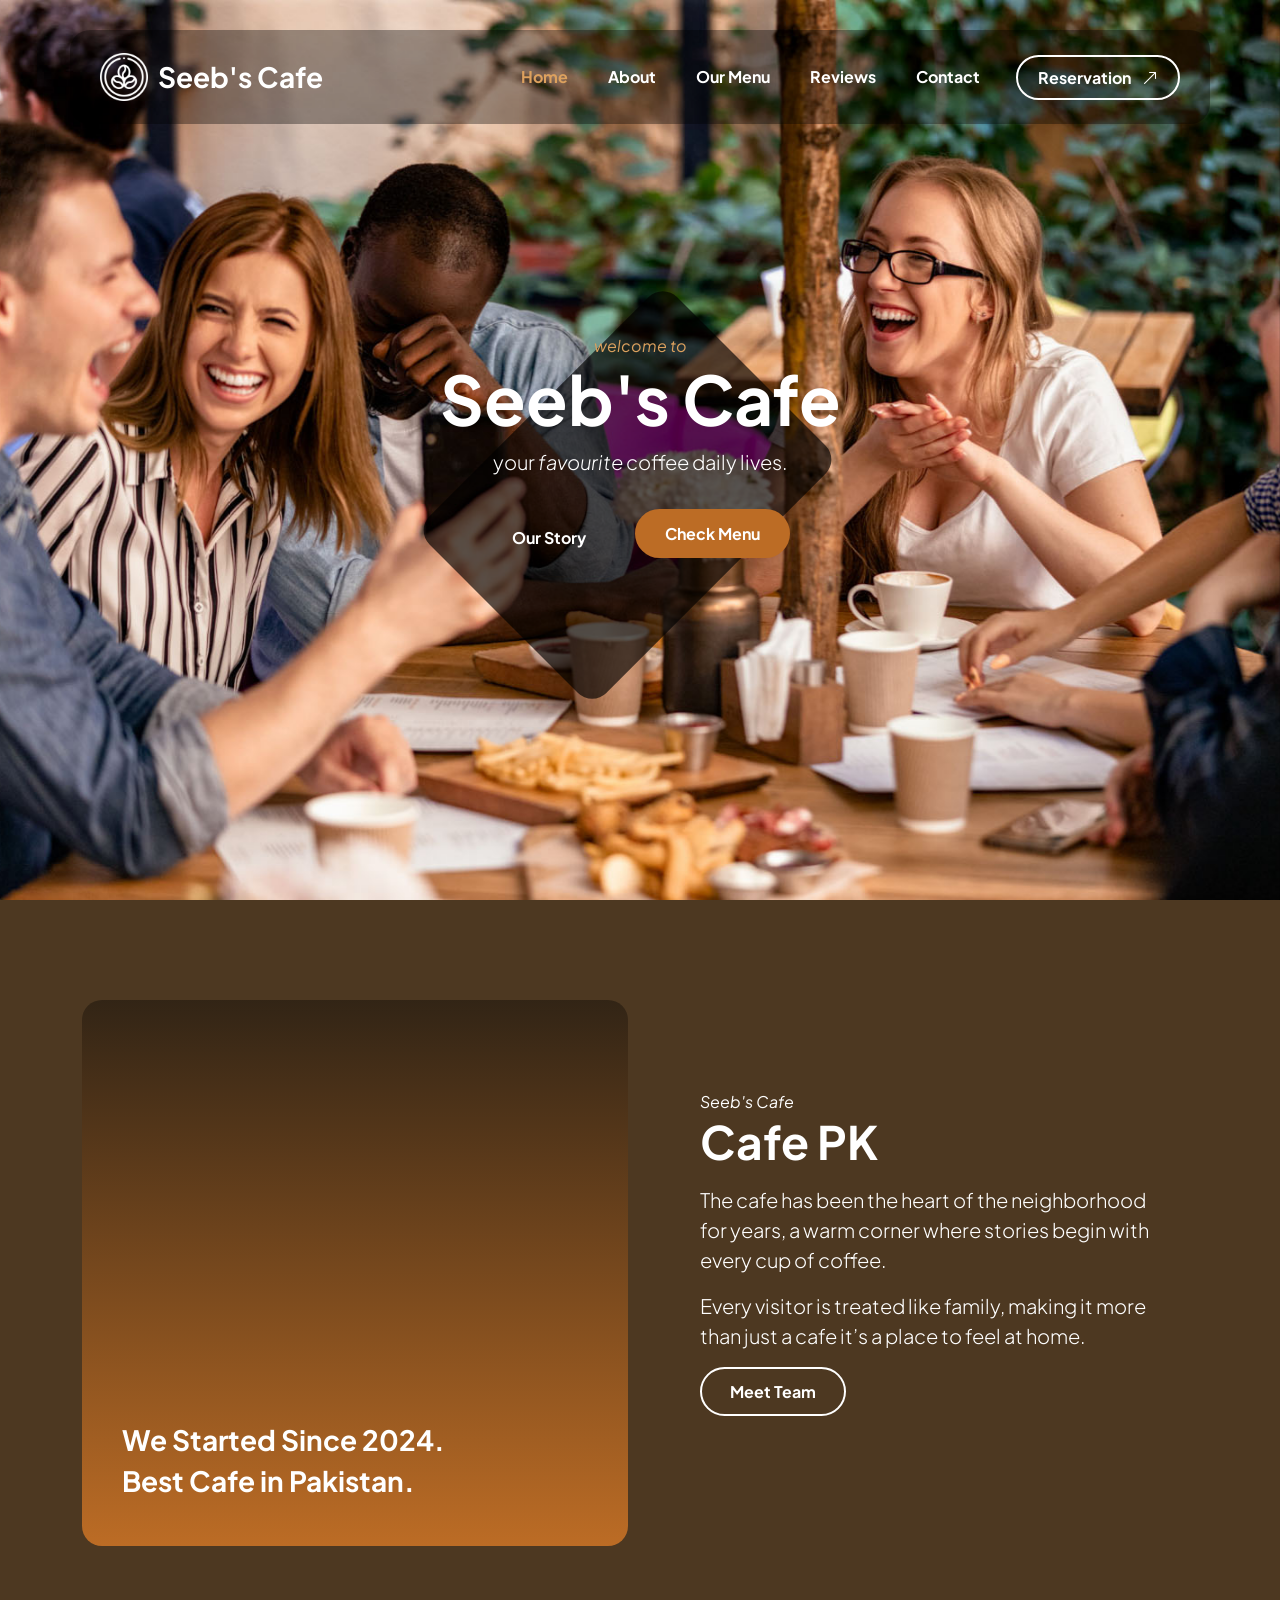
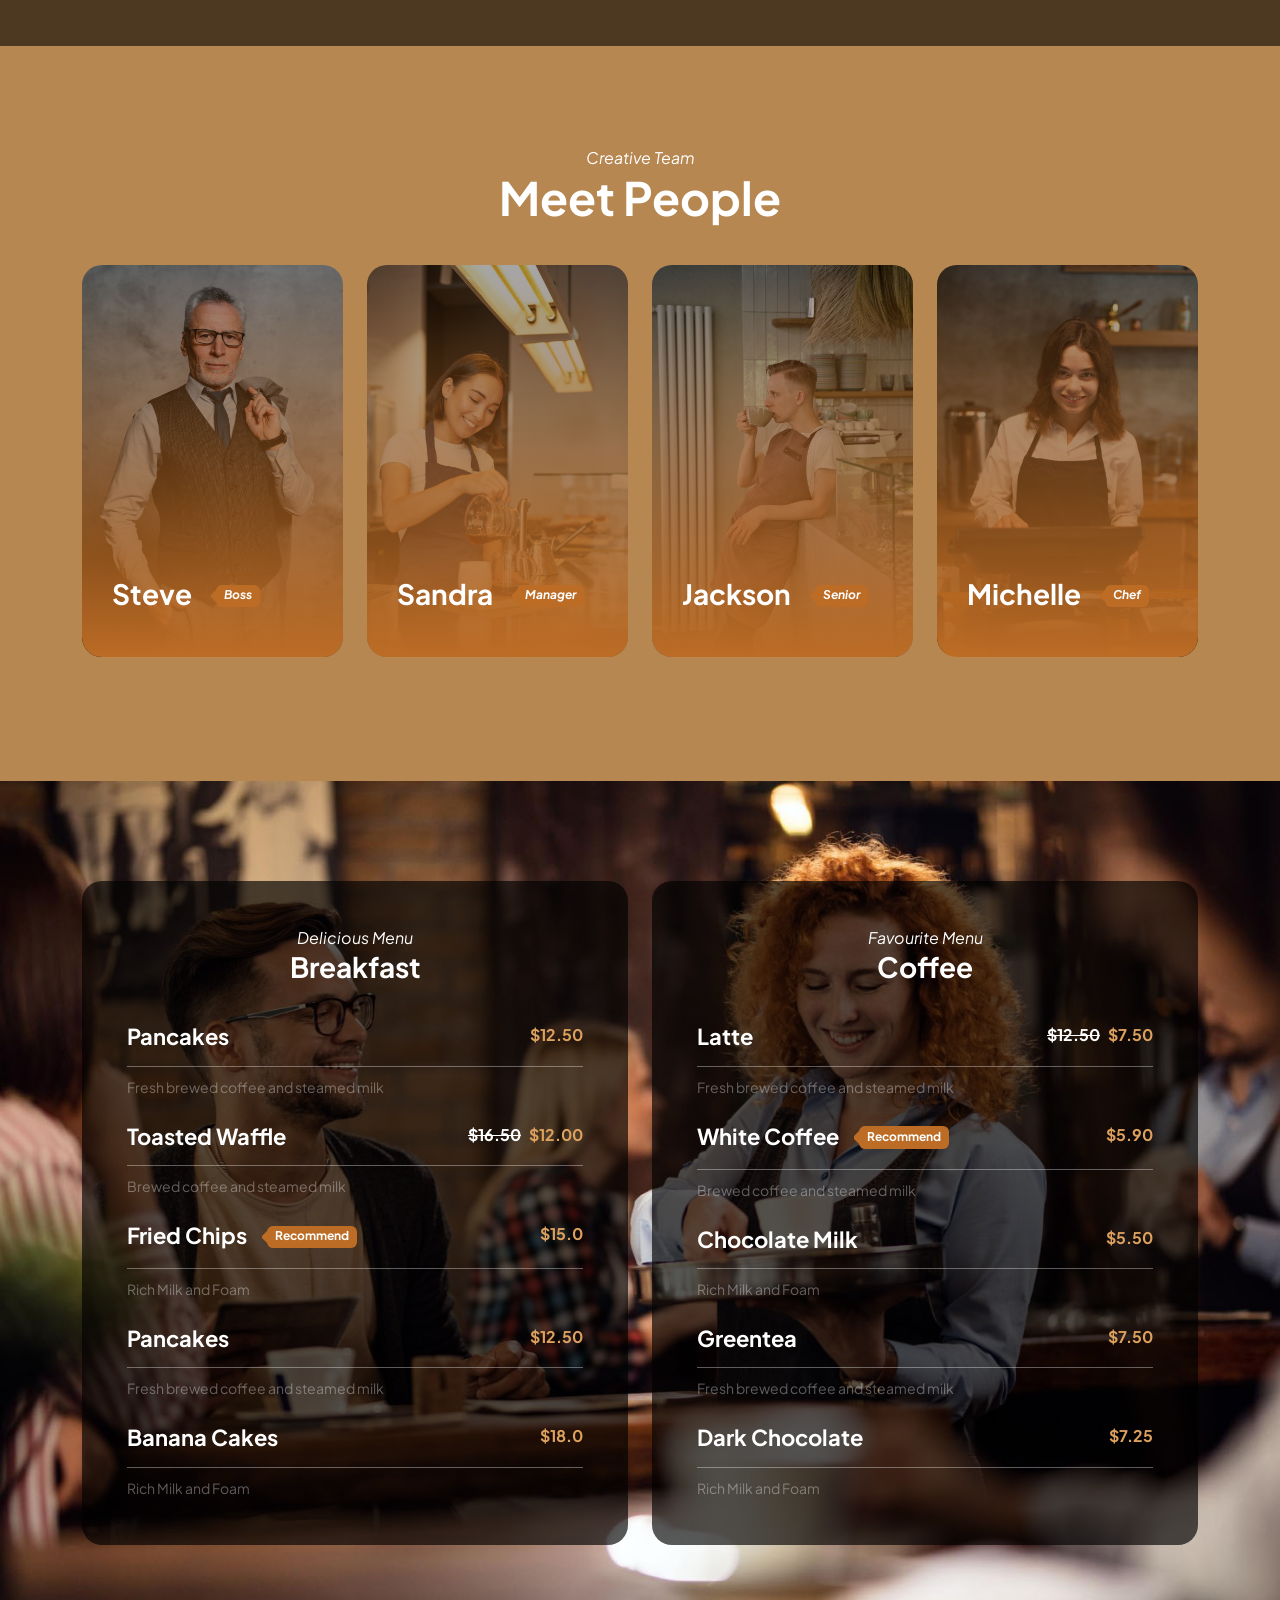
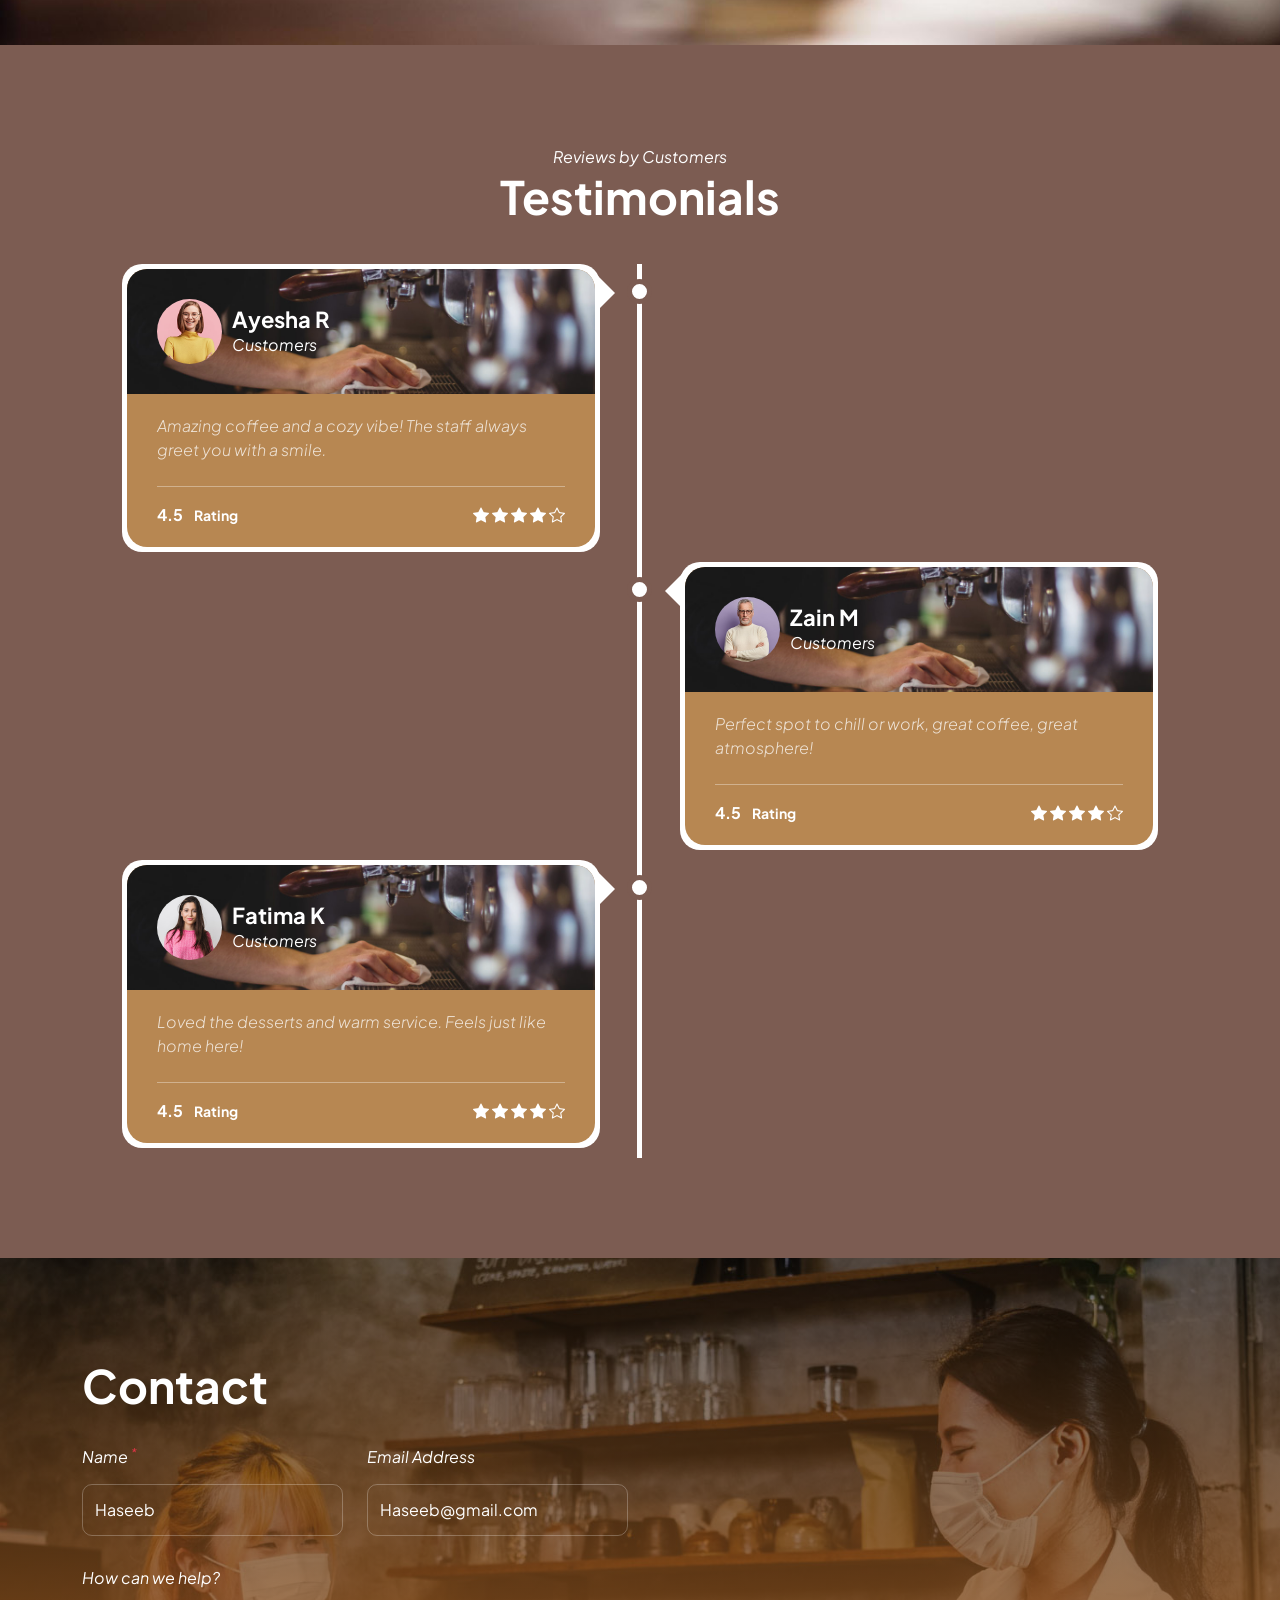
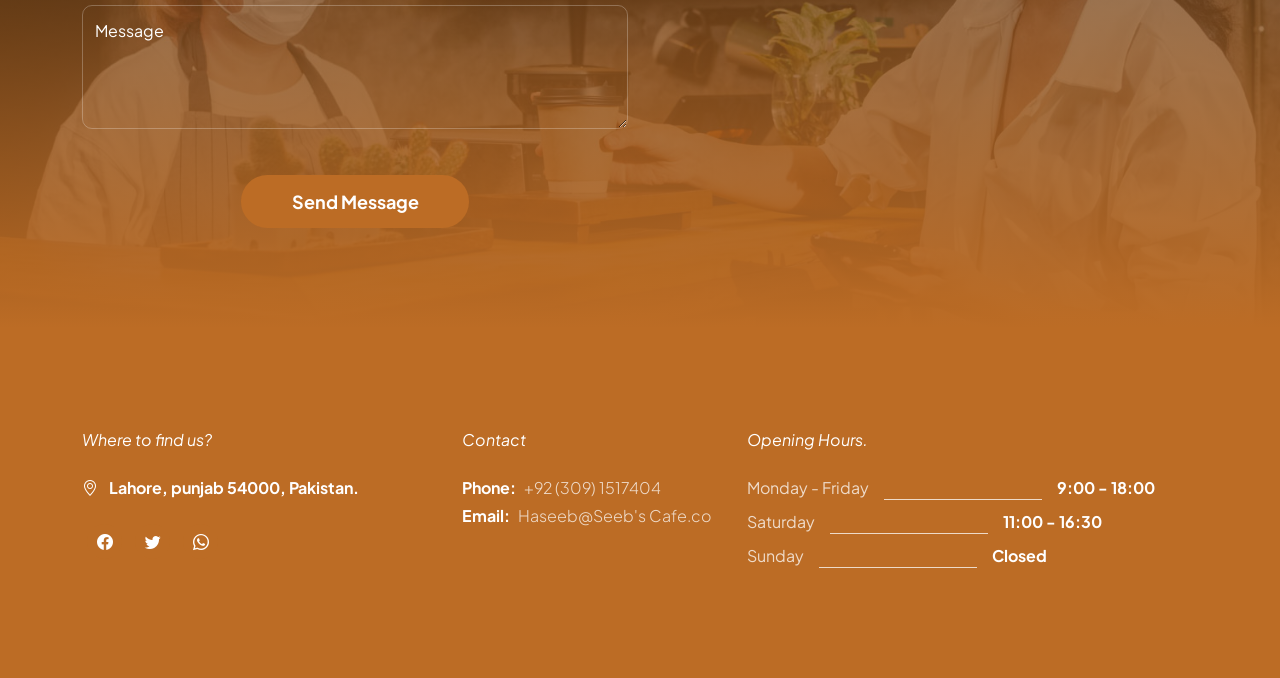
<file: index.html>
<!doctype html>
<html lang="en">
    <head>
        <meta charset="utf-8">
        <meta name="viewport" content="width=device-width, initial-scale=1">

        <meta name="description" content="">
        <meta name="author" content="">

        <title>Seeb's Cafe</title>

        <link rel="preconnect" href="https://fonts.googleapis.com">
        
        <link rel="preconnect" href="https://fonts.gstatic.com" crossorigin>

        <link href="https://fonts.googleapis.com/css2?family=Plus+Jakarta+Sans:ital,wght@0,200;0,400;0,600;0,700;1,200;1,700&display=swap" rel="stylesheet">
            
        <link href="css/bootstrap.min.css" rel="stylesheet">

        <link href="css/bootstrap-icons.css" rel="stylesheet">

        <link href="css/vegas.min.css" rel="stylesheet">

        <link href="css/tooplate-barista.css" rel="stylesheet">
        
    </head>
    
    <body>        
    <main>
    <nav class="navbar navbar-expand-lg">                
                    <div class="container">
                        <a class="navbar-brand d-flex align-items-center" href="index.html">
                            <img src="images/coffee-beans.png" class="navbar-brand-image img-fluid" alt="Seeb's Cafe">
                            Seeb's Cafe
                        </a>
        
                        <button class="navbar-toggler" type="button" data-bs-toggle="collapse" data-bs-target="#navbarNav" aria-controls="navbarNav" aria-expanded="false" aria-label="Toggle navigation">
                    <span class="navbar-toggler-icon"></span>
                        </button>
        
                        <div class="collapse navbar-collapse" id="navbarNav">
                            <ul class="navbar-nav ms-lg-auto">
                                <li class="nav-item">
                                    <a class="nav-link click-scroll" href="#section_1">Home</a>
                                </li>
        
                                <li class="nav-item">
                                    <a class="nav-link click-scroll" href="#section_2">About</a>
                                </li>

                                <li class="nav-item">
                                    <a class="nav-link click-scroll" href="#section_3">Our Menu</a>
                                </li>

                                <li class="nav-item">
                                    <a class="nav-link click-scroll" href="#section_4">Reviews</a>
                                </li>

                                <li class="nav-item">
                                    <a class="nav-link click-scroll" href="#section_5">Contact</a>
                                </li>
                            </ul>

                            <div class="ms-lg-3">
                                <a class="btn custom-btn custom-border-btn" href="reservation.html">
                                    Reservation
                                    <i class="bi-arrow-up-right ms-2"></i>
                                </a>
                            </div>
                        </div>
                    </div>
                </nav>


                <section class="hero-section d-flex justify-content-center align-items-center" id="section_1">

                    <div class="container">
                        <div class="row align-items-center">

                            <div class="col-lg-6 col-12 mx-auto">
                                <em class="small-text">welcome to</em>
                                
                                <h1>Seeb's Cafe</h1>

                                <p class="text-white mb-4 pb-lg-2">
                                    your <em>favourite</em> coffee daily lives.
                                </p>

                                <a class="btn custom-btn custom-border-btn smoothscroll me-3" href="#section_2">
                                    Our Story
                                </a>

                                <a class="btn custom-btn smoothscroll me-2 mb-2" href="#section_3"><strong>Check Menu</strong></a>
                            </div>

                        </div>
                    </div>

                    <div class="hero-slides"></div>
                </section>


                <section class="about-section section-padding" id="section_2">
                    <div class="section-overlay"></div>
                    <div class="container">
                        <div class="row align-items-center">

                            <div class="col-lg-6 col-12">
                                <div class="ratio ratio-1x1">
                                    <video autoplay="" loop="" muted="" class="custom-video" poster="">
                                        <source src="videos/pexels-mike-jones-9046237.mp4" type="video/mp4">

                                        Your browser does not support the video tag.
                                    </video>

                                    <div class="about-video-info d-flex flex-column">
                                        <h4 class="mt-auto">We Started Since 2024.</h4>

                                        <h4>Best Cafe in Pakistan.</h4>
                                    </div>
                                </div>
                            </div>

                            <div class="col-lg-5 col-12 mt-4 mt-lg-0 mx-auto">
                                <em class="text-white">Seeb's Cafe</em>

                                <h2 class="text-white mb-3">Cafe PK</h2>

                                <p class="text-white">The cafe has been the heart of the neighborhood for years, a warm corner where stories begin with every cup of coffee.
                                <p class="text-white">Every visitor is treated like family, making it more than just a cafe it’s a place to feel at home.
                                <a href="#Seeb's Cafe-team" class="smoothscroll btn custom-btn custom-border-btn mt-3 mb-4">Meet Team</a>
                            </div>

                        </div>
                    </div>
                </section>


                <section class="People-section section-padding section-bg" id="Seeb's Cafe-team">
                    <div class="container">
                        <div class="row justify-content-center">

                            <div class="col-lg-12 col-12 text-center mb-4 pb-lg-2">
                                <em class="text-white">Creative Team</em>

                                <h2 class="text-white">Meet People</h2>
                            </div>

                            <div class="col-lg-3 col-md-6 col-12 mb-4">
                                <div class="team-block-wrap">
                                    <div class="team-block-info d-flex flex-column">
                                        <div class="d-flex mt-auto mb-3">
                                            <h4 class="text-white mb-0">Steve</h4>

                                            <p class="badge ms-4"><em>Boss</em></p>
                                        </div>
                                    </div>

                                    <div class="team-block-image-wrap">
                                        <img src="images/team/portrait-elegant-old-man-wearing-suit.jpg" class="team-block-image img-fluid" alt="">
                                    </div>
                                </div>
                            </div>

                            <div class="col-lg-3 col-md-6 col-12 mb-4">
                                <div class="team-block-wrap">
                                    <div class="team-block-info d-flex flex-column">
                                        <div class="d-flex mt-auto mb-3">
                                            <h4 class="text-white mb-0">Sandra</h4>

                                            <p class="badge ms-4"><em>Manager</em></p>
                                        </div>
                                    </div>

                                    <div class="team-block-image-wrap">
                                        <img src="images/team/cute-korean-barista-girl-pouring-coffee-prepare-filter-batch-brew-pour-working-cafe.jpg" class="team-block-image img-fluid" alt="">
                                    </div>
                                </div>
                            </div>

                            <div class="col-lg-3 col-md-6 col-12 mb-4">
                                <div class="team-block-wrap">
                                    <div class="team-block-info d-flex flex-column">
                                        <div class="d-flex mt-auto mb-3">
                                            <h4 class="text-white mb-0">Jackson</h4>

                                            <p class="badge ms-4"><em>Senior</em></p>
                                        </div>

                                    </div>

                                    <div class="team-block-image-wrap">
                                        <img src="images/team/small-business-owner-drinking-coffee.jpg" class="team-block-image img-fluid" alt="">
                                    </div>
                                </div>
                            </div>

                            <div class="col-lg-3 col-md-6 col-12">
                                <div class="team-block-wrap">
                                    <div class="team-block-info d-flex flex-column">
                                        <div class="d-flex mt-auto mb-3">
                                            <h4 class="text-white mb-0">Michelle</h4>

                                            <p class="badge ms-4"><em>Chef</em></p>
                                        </div>

                                    </div>

                                    <div class="team-block-image-wrap">
                                        <img src="images/team/smiley-business-woman-working-cashier.jpg" class="team-block-image img-fluid" alt="">
                                    </div>
                                </div>
                            </div>

                        </div>
                    </div>
                </section>


                <section class="menu-section section-padding" id="section_3">
                    <div class="container">
                        <div class="row">

                            <div class="col-lg-6 col-12 mb-4 mb-lg-0">
                                <div class="menu-block-wrap">
                                    <div class="text-center mb-4 pb-lg-2">
                                        <em class="text-white">Delicious Menu</em>
                                        <h4 class="text-white">Breakfast</h4>
                                    </div>

                                    <div class="menu-block">
                                        <div class="d-flex">
                                            <h6>Pancakes</h6>
                                        
                                            <span class="underline"></span>

                                            <strong class="ms-auto">$12.50</strong>
                                        </div>

                                        <div class="border-top mt-2 pt-2">
                                            <small>Fresh brewed coffee and steamed milk</small>
                                        </div>
                                    </div>

                                    <div class="menu-block my-4">
                                        <div class="d-flex">
                                            <h6>
                                                Toasted Waffle
                                            </h6>
                                        
                                            <span class="underline"></span>

                                            <strong class="text-white ms-auto"><del>$16.50</del></strong>

                                            <strong class="ms-2">$12.00</strong>
                                        </div>

                                        <div class="border-top mt-2 pt-2">
                                            <small>Brewed coffee and steamed milk</small>
                                        </div>
                                    </div>

                                    <div class="menu-block">
                                        <div class="d-flex">
                                            <h6>Fried Chips
                                                <span class="badge ms-3">Recommend</span>
                                            </h6>
                                        
                                            <span class="underline"></span>

                                            <strong class="ms-auto">$15.0</strong>
                                        </div>

                                        <div class="border-top mt-2 pt-2">
                                            <small>Rich Milk and Foam</small>
                                        </div>
                                    </div>

                                    <div class="menu-block my-4">
                                        <div class="d-flex">
                                            <h6>Pancakes</h6>
                                        
                                            <span class="underline"></span>

                                            <strong class="ms-auto">$12.50</strong>
                                        </div>

                                        <div class="border-top mt-2 pt-2">
                                            <small>Fresh brewed coffee and steamed milk</small>
                                        </div>
                                    </div>

                                    <div class="menu-block">
                                        <div class="d-flex">
                                            <h6>Banana Cakes</h6>
                                        
                                            <span class="underline"></span>

                                            <strong class="ms-auto">$18.0</strong>
                                        </div>

                                        <div class="border-top mt-2 pt-2">
                                            <small>Rich Milk and Foam</small>
                                        </div>
                                    </div>
                                </div>
                            </div>

                            <div class="col-lg-6 col-12">
                                <div class="menu-block-wrap">
                                    <div class="text-center mb-4 pb-lg-2">
                                        <em class="text-white">Favourite Menu</em>
                                        <h4 class="text-white">Coffee</h4>
                                    </div>

                                    <div class="menu-block">
                                        <div class="d-flex">
                                            <h6>Latte</h6>
                                        
                                            <span class="underline"></span>

                                            <strong class="text-white ms-auto"><del>$12.50</del></strong>

                                            <strong class="ms-2">$7.50</strong>
                                        </div>

                                        <div class="border-top mt-2 pt-2">
                                            <small>Fresh brewed coffee and steamed milk</small>
                                        </div>
                                    </div>

                                    <div class="menu-block my-4">
                                        <div class="d-flex">
                                            <h6>
                                                White Coffee
                                                <span class="badge ms-3">Recommend</span>
                                            </h6>
                                        
                                            <span class="underline"></span>

                                            <strong class="ms-auto">$5.90</strong>
                                        </div>

                                        <div class="border-top mt-2 pt-2">
                                            <small>Brewed coffee and steamed milk</small>
                                        </div>
                                    </div>

                                    <div class="menu-block">
                                        <div class="d-flex">
                                            <h6>Chocolate Milk</h6>
                                        
                                            <span class="underline"></span>

                                            <strong class="ms-auto">$5.50</strong>
                                        </div>

                                        <div class="border-top mt-2 pt-2">
                                            <small>Rich Milk and Foam</small>
                                        </div>
                                    </div>

                                    <div class="menu-block my-4">
                                        <div class="d-flex">
                                            <h6>Greentea</h6>
                                        
                                            <span class="underline"></span>

                                            <strong class="ms-auto">$7.50</strong>
                                        </div>

                                        <div class="border-top mt-2 pt-2">
                                            <small>Fresh brewed coffee and steamed milk</small>
                                        </div>
                                    </div>

                                    <div class="menu-block">
                                        <div class="d-flex">
                                            <h6>Dark Chocolate</h6>
                                        
                                            <span class="underline"></span>

                                            <strong class="ms-auto">$7.25</strong>
                                        </div>

                                        <div class="border-top mt-2 pt-2">
                                            <small>Rich Milk and Foam</small>
                                        </div>
                                    </div>
                                </div>
                            </div>

                        </div>
                    </div>
                </section>


                <section class="reviews-section section-padding section-bg" id="section_4">
                    <div class="container">
                        <div class="row justify-content-center">

                            <div class="col-lg-12 col-12 text-center mb-4 pb-lg-2">
                                <em class="text-white">Reviews by Customers</em>

                                <h2 class="text-white">Testimonials</h2>
                            </div>

                            <div class="timeline">
                                <div class="timeline-container timeline-container-left">
                                    <div class="timeline-content">
                                        <div class="reviews-block">
                                            <div class="reviews-block-image-wrap d-flex align-items-center">
                                                <img src="images/reviews/young-woman-with-round-glasses-yellow-sweater.jpg" class="reviews-block-image img-fluid" alt="">

                                                <div class="">
                                                    <h6 class="text-white mb-0">Ayesha R</h6>
                                                    <em class="text-white"> Customers</em>
                                                </div>
                                            </div>

                                            <div class="reviews-block-info">
                                                <p>Amazing coffee and a cozy vibe! The staff always greet you with a smile.</p>

                                                <div class="d-flex border-top pt-3 mt-4">
                                                    <strong class="text-white">4.5 <small class="ms-2">Rating</small></strong>

                                                    <div class="reviews-group ms-auto">
                                                        <i class="bi-star-fill"></i>
                                                        <i class="bi-star-fill"></i>
                                                        <i class="bi-star-fill"></i>
                                                        <i class="bi-star-fill"></i>
                                                        <i class="bi-star"></i>
                                                    </div>
                                                </div>
                                            </div>
                                        </div>
                                    </div>
                                </div>

                                <div class="timeline-container timeline-container-right">
                                    <div class="timeline-content">
                                        <div class="reviews-block">
                                            <div class="reviews-block-image-wrap d-flex align-items-center">
                                                <img src="images/reviews/senior-man-white-sweater-eyeglasses.jpg" class="reviews-block-image img-fluid" alt="">

                                                <div class="">
                                                    <h6 class="text-white mb-0">Zain M</h6>
                                                    <em class="text-white"> Customers</em>
                                                </div>
                                            </div>

                                            <div class="reviews-block-info">
                                                <p>Perfect spot to chill or work, great coffee, great atmosphere!</p>

                                                <div class="d-flex border-top pt-3 mt-4">
                                                    <strong class="text-white">4.5 <small class="ms-2">Rating</small></strong>

                                                    <div class="reviews-group ms-auto">
                                                        <i class="bi-star-fill"></i>
                                                        <i class="bi-star-fill"></i>
                                                        <i class="bi-star-fill"></i>
                                                        <i class="bi-star-fill"></i>
                                                        <i class="bi-star"></i>
                                                    </div>
                                                </div>
                                            </div>
                                        </div>
                                    </div>
                                </div>

                                <div class="timeline-container timeline-container-left">
                                    <div class="timeline-content">
                                        <div class="reviews-block">
                                            <div class="reviews-block-image-wrap d-flex align-items-center">
                                                <img src="images/reviews/young-beautiful-woman-pink-warm-sweater-natural-look-smiling-portrait-isolated-long-hair.jpg" class="reviews-block-image img-fluid" alt="">

                                                <div class="">
                                                    <h6 class="text-white mb-0">Fatima K</h6>
                                                    <em class="text-white"> Customers</em>
                                                </div>
                                            </div>

                                            <div class="reviews-block-info">
                                                <p>Loved the desserts and warm service. Feels just like home here!</p>

                                                <div class="d-flex border-top pt-3 mt-4">
                                                    <strong class="text-white">4.5 <small class="ms-2">Rating</small></strong>

                                                    <div class="reviews-group ms-auto">
                                                        <i class="bi-star-fill"></i>
                                                        <i class="bi-star-fill"></i>
                                                        <i class="bi-star-fill"></i>
                                                        <i class="bi-star-fill"></i>
                                                        <i class="bi-star"></i>
                                                    </div>
                                                </div>
                                            </div>
                                        </div>
                                    </div>
                                </div>
                            </div>

                        </div>
                    </div>
                </section>


                <section class="contact-section section-padding" id="section_5">
                    <div class="container">
                        <div class="row">   

                            <div class="col-lg-12 col-12">
                                <h2 class="text-white mb-4 pb-lg-2">Contact</h2>
                            </div>

                            <div class="col-lg-6 col-12">
                                <form action="#" method="post" class="custom-form contact-form" role="form">

                                <div class="row">
                                    
                                    <div class="col-lg-6 col-12">
                                        <label for="name" class="form-label">Name <sup class="text-danger">*</sup></label>

                                        <input type="text" name="name" id="name" class="form-control" placeholder="Haseeb" required="">
                                    </div>

                                    <div class="col-lg-6 col-12">
                                        <label for="email" class="form-label">Email Address</label>

                                        <input type="email" name="email" id="email" pattern="[^ @]*@[^ @]*" class="form-control" placeholder="Haseeb@gmail.com" required="">
                                    </div>

                                    <div class="col-12">
                                        <label for="message" class="form-label">How can we help?</label>

                                        <textarea name="message" rows="4" class="form-control" id="message" placeholder="Message" required=""></textarea>
                                        
                                    </div>
                                </div>

                                <div class="col-lg-5 col-12 mx-auto mt-3">
                                    <button type="submit" class="form-control">Send Message</button>
                                </div>
                            </form>
                            </div>

                            <div class="col-lg-6 col-12 mx-auto mt-5 mt-lg-0 ps-lg-5">
                                <iframe class="google-map" src="https://www.google.com/maps/embed?pb=!1m18!1m12!1m3!1d5039.668141741662!2d72.81814769288509!3d19.043340656729775!2m3!1f0!2f0!3f0!3m2!1i1024!2i768!4f13.1!3m3!1m2!1s0x3be7c994f34a7355%3A0x2680d63a6f7e33c2!2sLover%20Point!5e1!3m2!1sen!2sth!4v1692722771770!5m2!1sen!2sth" width="100%" height="300" style="border:0;" allowfullscreen="" loading="lazy" referrerpolicy="no-referrer-when-downgrade"></iframe>  
                            </div>

                        </div>
                    </div>
                </section>


                <footer class="site-footer">
                    <div class="container">
                        <div class="row">

                            <div class="col-lg-4 col-12 me-auto">
                                <em class="text-white d-block mb-4">Where to find us?</em>

                                <strong class="text-white">
                                    <i class="bi-geo-alt me-2"></i>
                                    Lahore, punjab 54000, Pakistan.
                                </strong>

                                <ul class="social-icon mt-4">
                                    <li class="social-icon-item">
                                        <a href="#" class="social-icon-link bi-facebook">
                                        </a>
                                    </li>
        
                                    <li class="social-icon-item">
                                        <a href="https://x.com/minthu" target="_new" class="social-icon-link bi-twitter">
                                        </a>
                                    </li>

                                    <li class="social-icon-item">
                                        <a href="#" class="social-icon-link bi-whatsapp">
                                        </a>
                                    </li>
                                </ul>
                            </div>

                            <div class="col-lg-3 col-12 mt-4 mb-3 mt-lg-0 mb-lg-0">
                                <em class="text-white d-block mb-4">Contact</em>

                                <p class="d-flex mb-1">
                                    <strong class="me-2">Phone:</strong>
                                    <a href="tel: +923091517404" class="site-footer-link">
                                        +92 (309) 1517404
                                    </a>
                                </p>

                                <p class="d-flex">
                                    <strong class="me-2">Email:</strong>

                                    <a href="haseeb@Seebcafa.com" class="site-footer-link">
                                        Haseeb@Seeb's Cafe.co
                                    </a>
                                </p>
                            </div>


                            <div class="col-lg-5 col-12">
                                <em class="text-white d-block mb-4">Opening Hours.</em>

                                <ul class="opening-hours-list">
                                    <li class="d-flex">
                                        Monday - Friday
                                        <span class="underline"></span>

                                        <strong>9:00 - 18:00</strong>
                                    </li>

                                    <li class="d-flex">
                                        Saturday
                                        <span class="underline"></span>

                                        <strong>11:00 - 16:30</strong>
                                    </li>

                                    <li class="d-flex">
                                        Sunday
                                        <span class="underline"></span>

                                        <strong>Closed</strong>
                                    </li>
                                </ul>
                            </div>

                            
                    </div>
                </footer>
            </main>

        <script src="js/jquery.min.js"></script>
        <script src="js/bootstrap.min.js"></script>
        <script src="js/jquery.sticky.js"></script>
        <script src="js/click-scroll.js"></script>
        <script src="js/vegas.min.js"></script>
        <script src="js/custom.js"></script>

    </body>
</html>
</file>
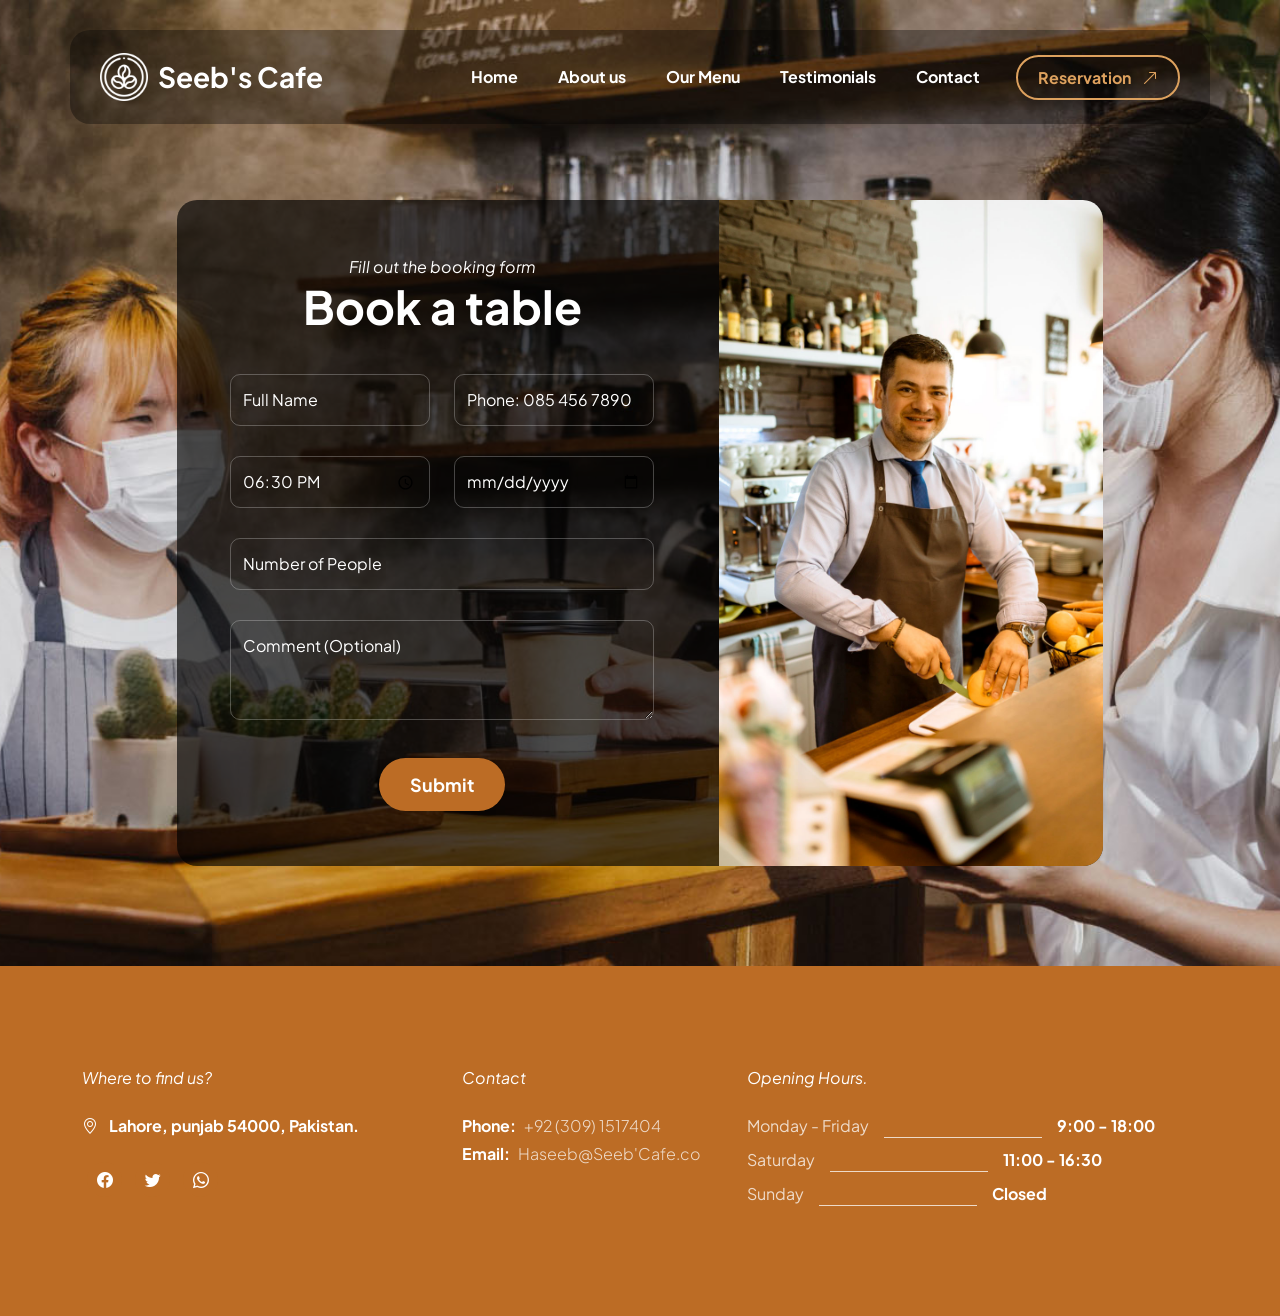
<file: reservation.html>
<!doctype html>
<html lang="en">
    <head>
        <meta charset="utf-8">
        <meta name="viewport" content="width=device-width, initial-scale=1">

        <meta name="description" content="">
        <meta name="author" content="">

        <title>Seeb's Cafe Reservation Form</title>

        <link rel="preconnect" href="https://fonts.googleapis.com">
        
        <link rel="preconnect" href="https://fonts.gstatic.com" crossorigin>

        <link href="https://fonts.googleapis.com/css2?family=Plus+Jakarta+Sans:ital,wght@0,200;0,400;0,600;0,700;1,200;1,700&display=swap" rel="stylesheet">
            
        <link href="css/bootstrap.min.css" rel="stylesheet">

        <link href="css/bootstrap-icons.css" rel="stylesheet">

        <link href="css/vegas.min.css" rel="stylesheet">

        <link href="css/tooplate-barista.css" rel="stylesheet">

    </head>
    
    <body class="reservation-page">
                
            <main>
                <nav class="navbar navbar-expand-lg">                
                    <div class="container ls">
                        <a class="navbar-brand d-flex align-items-center" href="index.html">
                            <img src="images/coffee-beans.png" class="navbar-brand-image img-fluid" alt="">
                            Seeb's Cafe
                        </a>
        
                        <button class="navbar-toggler" type="button" data-bs-toggle="collapse" data-bs-target="#navbarNav" aria-controls="navbarNav" aria-expanded="false" aria-label="Toggle navigation">
                            <span class="navbar-toggler-icon"></span>
                        </button>
        
                        <div class="collapse navbar-collapse" id="navbarNav">
                            <ul class="navbar-nav ms-lg-auto">
                                <li class="nav-item">
                                    <a class="nav-link" href="index.html#section_1">Home</a>
                                </li>
        
                                <li class="nav-item">
                                    <a class="nav-link" href="index.html#section_2">About us</a>
                                </li>

                                <li class="nav-item">
                                    <a class="nav-link" href="index.html#section_3">Our Menu</a>
                                </li>

                                <li class="nav-item">
                                    <a class="nav-link" href="index.html#section_4">Testimonials</a>
                                </li>

                                <li class="nav-item">
                                    <a class="nav-link" href="index.html#section_5">Contact</a>
                                </li>
                            </ul>

                            <div class="ms-lg-3">
                                <a class="btn custom-btn custom-border-btn" href="reservation.html">
                                    Reservation
                                    <i class="bi-arrow-up-right ms-2"></i>
                                </a>
                            </div>
                        </div>
                    </div>
                </nav>
                

                <section class="booking-section section-padding">
                <div class="container">
                    <div class="row">

                        <div class="col-lg-10 col-12 mx-auto">
                            <div class="booking-form-wrap">
                                <div class="row">
                                    <div class="col-lg-7 col-12 p-0">
                                        <form class="custom-form booking-form" action="#" method="post" role="form">
                                            <div class="text-center mb-4 pb-lg-2">
                                                <em class="text-white">Fill out the booking form</em>

                                                <h2 class="text-white">Book a table</h2>
                                            </div>

                                            <div class="booking-form-body">
                                                <div class="row">
                                                    <div class="col-lg-6 col-12">
                                                        <input type="text" name="booking-form-name" id="booking-form-name" class="form-control" placeholder="Full Name" required>
                                                    </div>

                                                    <div class="col-lg-6 col-12">
                                                        <input type="tel" class="form-control" name="booking-form-phone" placeholder="Phone: 085 456 7890" pattern="[0-9]{3}-[0-9]{3}-[0-9]{4}" required="">
                                                    </div>

                                                    <div class="col-lg-6 col-12">
                                                        <input class="form-control" type="time" name="booking-form-time" value="18:30">
                                                    </div>

                                                    <div class="col-lg-6 col-12">
                                                        <input type="date" name="booking-form-date" id="booking-form-date" class="form-control" placeholder="Date" required="">
                                                    </div>

                                                    <div class="col-lg-12 col-12">
                                                        <input type="number" name="booking-form-number" id="booking-form-number" class="form-control" placeholder="Number of People" required="">

                                                        <textarea name="booking-form-message" rows="3" class="form-control" id="booking-form-message" placeholder="Comment (Optional)"></textarea>
                                                    </div>

                                                    <div class="col-lg-4 col-md-10 col-8 mx-auto mt-2">
                                                        <button type="submit" class="form-control">Submit</button>
                                                    </div>
                                                </div>
                                            </div>
                                        </form>
                                    </div>

                                    <div class="col-lg-5 col-12 p-0">
                                        <div class="booking-form-image-wrap">
                                            
                                            <img src="images/barman-with-fruits.jpg" class="booking-form-image img-fluid" alt="">
                                        </div>

                                    </div>
                                </div>
                            </div>

                        </div>
                    </div>
                </section>


                <footer class="site-footer">
                    <div class="container">
                        <div class="row">

                           <div class="col-lg-4 col-12 me-auto">
                                <em class="text-white d-block mb-4">Where to find us?</em>

                                <strong class="text-white">
                                    <i class="bi-geo-alt me-2"></i>
                                    Lahore, punjab 54000, Pakistan.
                                </strong>

                                <ul class="social-icon mt-4">
                                    <li class="social-icon-item">
                                        <a href="#" class="social-icon-link bi-facebook">
                                        </a>
                                    </li>
        
                                    <li class="social-icon-item">
                                        <a href="https://x.com/minthu" target="_new" class="social-icon-link bi-twitter">
                                        </a>
                                    </li>

                                    <li class="social-icon-item">
                                        <a href="#" class="social-icon-link bi-whatsapp">
                                        </a>
                                    </li>
                                </ul>
                            </div>

                            <div class="col-lg-3 col-12 mt-4 mb-3 mt-lg-0 mb-lg-0">
                                <em class="text-white d-block mb-4">Contact</em>

                                <p class="d-flex mb-1">
                                    <strong class="me-2">Phone:</strong>
                                    <a href="tel: +923091517404" class="site-footer-link">
                                        +92 (309) 1517404
                                    </a>
                                </p>

                                <p class="d-flex">
                                    <strong class="me-2">Email:</strong>

                                    <a href="Haseeb@Seebcafe.com" class="site-footer-link">
                                        Haseeb@Seeb'Cafe.co
                                    </a>
                                </p>
                            </div>


                            <div class="col-lg-5 col-12">
                                <em class="text-white d-block mb-4">Opening Hours.</em>

                                <ul class="opening-hours-list">
                                    <li class="d-flex">
                                        Monday - Friday
                                        <span class="underline"></span>

                                        <strong>9:00 - 18:00</strong>
                                    </li>

                                    <li class="d-flex">
                                        Saturday
                                        <span class="underline"></span>

                                        <strong>11:00 - 16:30</strong>
                                    </li>

                                    <li class="d-flex">
                                        Sunday
                                        <span class="underline"></span>

                                        <strong>Closed</strong>
                                    </li>
                                </ul>
                            </div>

                    </div>
                </footer>
            </main>

        <script src="js/jquery.min.js"></script>
        <script src="js/bootstrap.min.js"></script>
        <script src="js/jquery.sticky.js"></script>
        <script src="js/vegas.min.js"></script>
        <script src="js/custom.js"></script>

    </body>
</html>
</file>
<file: css/tooplate-barista.css>
:root {
--white-color:                  #ffffff;
--primary-color:                #BC6C25;
--secondary-color:              #DDA15E;
--section-bg-color:             #b78752;
--custom-btn-bg-color:          #BC6C25;
--custom-btn-bg-hover-color:    #DDA15E;
--dark-color:                   #000000;
--p-color:                      #717275;
--border-color:                 #7fffd4;
--link-hover-color:             #E76F51;
--body-font-family:             'Plus Jakarta Sans', sans-serif;
--h1-font-size:                 68px;
--h2-font-size:                 46px;
--h3-font-size:                 32px;
--h4-font-size:                 28px;
--h5-font-size:                 24px;
--h6-font-size:                 22px;
--p-font-size:                  20px;
--btn-font-size:                16px;
--form-btn-font-size:           18px;
--menu-font-size:               16px;
--border-radius-large:          100px;
--border-radius-medium:         20px;
--border-radius-small:          10px;
--font-weight-thin:             200;
--font-weight-light:            300;
--font-weight-normal:           400;
--font-weight-bold:             700;
}
body {
background-color: var(--white-color);
font-family: var(--body-font-family); 
}
h2,h3,h4,h5,h6 {
  color: var(--dark-color);
}
h1,h2,h3,h4,h5,h6 {
  font-weight: var(--font-weight-bold);
}
h1 {
  font-size: var(--h1-font-size);
}
h2 {
  font-size: var(--h2-font-size);
}
h3 {
  font-size: var(--h3-font-size);
}
h4 {
  font-size: var(--h4-font-size);
}
h5 {
  font-size: var(--h5-font-size);
}
h6 {
  font-size: var(--h6-font-size);
}
p {
  color: var(--p-color);
  font-size: var(--p-font-size);
  font-weight: var(--font-weight-light);
}

ul li {
  color: var(--p-color);
  font-size: var(--p-font-size);
  font-weight: var(--font-weight-light);
}

a, 
button {
  touch-action: manipulation;
  transition: all 0.3s;
}

a {
  display: inline-block;
  color: var(--primary-color);
  text-decoration: none;
}

a:hover {
  color: var(--link-hover-color);
}

b,
strong {
  font-weight: var(--font-weight-bold);
}


/*SECTION*/
.section-padding {
  padding-top: 100px;
  padding-bottom: 100px;
}

.section-bg {
  background-color: var(--section-bg-color);
}

.section-overlay {
  background-color: var(--dark-color);
  position: absolute;
  z-index: 9;
  top: 0;
  left: 0;
  pointer-events: none;
  width: 100%;
  height: 100%;
  opacity: 0.65;
}

.section-overlay + .container {
  position: relative;
  z-index: 22;
}

.back-top-icon {
  font-size: var(--h2-font-size);
}


/*TIMELINE*/
.timeline {
  position: relative;
  max-width: 1200px;
  margin: 0 auto;
}

.timeline::after {
  content: '';
  position: absolute;
  width: 5px;
  background-color: var(--white-color);
  top: 0;
  bottom: 0;
  left: 50%;
  margin-left: -3px;
}

.timeline-container {
  padding: 10px 40px;
  padding-top: 0;
  position: relative;
  background-color: inherit;
  width: 50%;
}

.timeline-container::after {
  content: '';
  position: absolute;
  width: 25px;
  height: 25px;
  right: -12px;
  background-color: var(--white-color);
  border: 5px solid #7c5c52;
  top: 15px;
  border-radius: 50%;
  z-index: 1;
}

.timeline-container-left {
  left: 0;
}

.timeline-container-right {
  left: 50%;
}

.timeline-container-left::before {
  content: " ";
  height: 0;
  position: absolute;
  top: 9px;
  width: 0;
  z-index: 1;
  right: 25px;
  border: medium solid white;
  border-width: 20px 0 20px 20px;
  border-color: transparent transparent transparent white;
}

.timeline-container-right::before {
  content: " ";
  height: 0;
  position: absolute;
  top: 9px;
  width: 0;
  z-index: 1;
  left: 25px;
  border: medium solid white;
  border-width: 20px 20px 20px 0;
  border-color: transparent white transparent transparent;
}

.timeline-container-right::after {
  left: -13px;
}

.timeline-content {
  padding: 5px;
  background-color: var(--white-color);
  position: relative;
  border-radius: var(--border-radius-medium);
}

@media screen and (max-width: 991px) {
  .timeline::after {
    left: 31px;
  }

  .timeline-container {
    width: 100%;
    padding-left: 70px;
    padding-right: 25px;
  }

  .timeline-container::before {
    left: 58px;
    border: medium solid white;
    border-width: 20px 20px 20px 0;
    border-color: transparent white transparent transparent;
  }

  .timeline-container-left::after, .timeline-container-right::after {
    left: 6px;
  }

  .timeline-container-right {
    left: 0%;
  }
}


/*CUSTOM BUTTON*/
.custom-btn {
  background: var(--custom-btn-bg-color);
  border: 2px solid transparent;
  border-radius: var(--border-radius-large);
  color: var(--white-color);
  font-size: var(--btn-font-size);
  font-weight: var(--font-weight-bold);
  line-height: normal;
  transition: all 0.3s;
  padding: 12px 28px;
}

.custom-btn:hover {
  background: var(--custom-btn-bg-hover-color);
  color: var(--white-color);
}

.custom-border-btn {
  background: transparent;
  border: 2px solid var(--white-color);
  color: var(--white-color);
}

.custom-border-btn:hover {
  background: var(--white-color);
  color: var(--secondary-color);
}

.custom-btn-bg-white {
  border-color: var(--white-color);
  color: var(--white-color);
}

.custom-btn-italic {
  font-style: italic;
}


/*NAVIGATION BAR & OFFCANVAS*/
.sticky-wrapper {
  position: absolute;
  z-index: 999999;
  top: 0;
  right: 0;
  left: 0;
}

.sticky-wrapper.is-sticky .container {
  background: rgba(0, 0, 0, 0.65);
  border-radius: var(--border-radius-medium);
  padding: 15px 30px;
}

.navbar {
  background: transparent;
  z-index: 999999;
  padding-top: 30px;
  padding-bottom: 30px;
}

.navbar .container {
  background: rgba(0, 0, 0, 0.35);
  border-radius: var(--border-radius-medium);
  padding: 15px 30px;
}

.navbar-brand,
.navbar-brand:hover {
  font-size: var(--h4-font-size);
  font-weight: var(--font-weight-bold);
  display: block;
  color: var(--white-color);
}

.navbar .navbar-brand-image {
  filter: brightness(0) invert(1);
}

.navbar-brand-image {
  width: 48px;
  height: auto;
  margin-right: 10px;
}

.navbar .custom-btn {
  padding: 10px 20px;
}

.navbar-expand-lg .navbar-nav .nav-link {
  border-radius: var(--border-radius-large);
  margin: 10px;
  padding: 10px;
}

.navbar-nav .nav-link {
  display: inline-block;
  color: var(--white-color);
  font-size: var(--menu-font-size);
  font-weight: var(--font-weight-bold);
  padding-top: 15px;
  padding-bottom: 15px;
}

.navbar-nav .nav-link.active, 
.navbar-nav .nav-link:hover {
  color: var(--secondary-color);
}

.navbar .dropdown-menu {
  background: var(--white-color);
  box-shadow: 0 1rem 3rem rgba(0,0,0,.175);
  border: 0;
  display: inherit;
  opacity: 0;
  min-width: 9rem;
  margin-top: 20px;
  padding: 13px 0 10px 0;
  transition: all 0.3s;
  pointer-events: none;
}

.navbar .dropdown-menu::before {
  content: "";
  width: 0;
  height: 0;
  border-left: 20px solid transparent;
  border-right: 20px solid transparent;
  border-bottom: 15px solid var(--white-color);
  position: absolute;
  top: -10px;
  left: 10px;
}

.navbar .dropdown-item {
  display: inline-block;
  color: var(--p-color);
  font-size: var(--menu-font-size);
  font-weight: var(--font-weight-medium);
  position: relative;
}

.navbar .dropdown-item.active, 
.navbar .dropdown-item:active,
.navbar .dropdown-item:focus, 
.navbar .dropdown-item:hover {
  background: transparent;
  color: var(--link-hover-color);
}

.navbar .dropdown-toggle::after {
  content: "\f282";
  display: inline-block;
  font-family: bootstrap-icons !important;
  font-size: var(--menu-font-size);
  font-style: normal;
  font-weight: normal !important;
  font-variant: normal;
  text-transform: none;
  line-height: 1;
  vertical-align: -.125em;
  -webkit-font-smoothing: antialiased;
  -moz-osx-font-smoothing: grayscale;
  position: relative;
  left: 2px;
  border: 0;
}

@media screen and (min-width: 992px) {
  .navbar .dropdown:hover .dropdown-menu {
    opacity: 1;
    margin-top: 0;
    pointer-events: auto;
  }
}

.navbar-toggler {
  border: 0;
  padding: 0;
  cursor: pointer;
  margin: 0;
  width: 30px;
  height: 35px;
  outline: none;
}

.navbar-toggler:focus {
  outline: none;
  box-shadow: none;
}

.navbar-toggler[aria-expanded="true"] .navbar-toggler-icon {
  background: transparent;
}

.navbar-toggler[aria-expanded="true"] .navbar-toggler-icon:before,
.navbar-toggler[aria-expanded="true"] .navbar-toggler-icon:after {
  transition: top 300ms 50ms ease, -webkit-transform 300ms 350ms ease;
  transition: top 300ms 50ms ease, transform 300ms 350ms ease;
  transition: top 300ms 50ms ease, transform 300ms 350ms ease, -webkit-transform 300ms 350ms ease;
  top: 0;
}

.navbar-toggler[aria-expanded="true"] .navbar-toggler-icon:before {
  transform: rotate(45deg);
}

.navbar-toggler[aria-expanded="true"] .navbar-toggler-icon:after {
  transform: rotate(-45deg);
}

.navbar-toggler .navbar-toggler-icon {
  background: var(--white-color);
  transition: background 10ms 300ms ease;
  display: block;
  width: 30px;
  height: 2px;
  position: relative;
}

.navbar-toggler .navbar-toggler-icon:before,
.navbar-toggler .navbar-toggler-icon:after {
  transition: top 300ms 350ms ease, -webkit-transform 300ms 50ms ease;
  transition: top 300ms 350ms ease, transform 300ms 50ms ease;
  transition: top 300ms 350ms ease, transform 300ms 50ms ease, -webkit-transform 300ms 50ms ease;
  position: absolute;
  right: 0;
  left: 0;
  background: var(--white-color);
  width: 30px;
  height: 2px;
  content: '';
}

.navbar-toggler .navbar-toggler-icon::before {
  top: -8px;
}

.navbar-toggler .navbar-toggler-icon::after {
  top: 8px;
}


/*HERO*/
.hero-section {
  background-color: var(--dark-color);
  position: relative;
  overflow: hidden;
  min-height: 620px;
  text-align: center;
}

.hero-section::after {
  background-color: rgba(0, 0, 0, 0.65);
  border-radius: var(--border-radius-medium);
  content: "";
  position: absolute;
  top: 55%;
  left: 50%;
  transform: translate(-55%, -50%) rotate(45deg);
  width: 250px;
  height: 350px;
  pointer-events: none;
}

@media screen and (min-width: 991px) {
  .hero-section {
    height: 100vh;
  }
}

.hero-section h1 {
  color: var(--white-color);
}

.small-text {
  color: var(--secondary-color);
}

.hero-section .custom-border-btn {
  border-color: transparent;
}

.hero-section .container {
  position: relative;
  z-index: 9;
}

.hero-slides {
  width: 100%;
  height: 100%;
  position: absolute !important;
}

.opening-hours-list {
  margin: 0;
  padding: 0;
}

.opening-hours-list li {
  color: rgba(255, 255, 255, 0.75);
  font-size: var(--btn-font-size);
  font-weight: var(--font-weight-normal);
  margin-bottom: 10px;
}

.opening-hours-list li .underline {
  background-color: rgba(255, 255, 255, 0.75);
  width: 35%;
  height: 1px;
  margin: auto 15px 0 15px;
}


/*ABOUT*/
.about-section {
  background-color: var(--secondary-color);
  position: relative;
}

.about-section .ratio {
  border-radius: var(--border-radius-medium);
}

.custom-video {
  border-radius: var(--border-radius-medium);
  width: 100%;
  height: 100%;
  object-fit: cover;
}

.about-image-wrap {
  border-radius: var(--border-radius-medium);
  position: relative;
  overflow: hidden;
}

.about-video-info {
  background-image: linear-gradient(to bottom, rgba(0, 0, 0, 0.35), rgba(188, 108, 37, 1));
  border-radius: var(--border-radius-medium);
  bottom: 0;
  height: auto;
  padding: 40px;
}

.about-video-info h4 {
  color: var(--white-color);
}

.about-section h6 {
  color: var(--secondary-color);
}

.team-block-wrap {
  background-color: var(--secondary-color);
  border-radius: var(--border-radius-medium);
  position: relative;
  overflow: hidden;
  max-height: 450px;
  cursor: pointer;
}

.team-block-wrap:hover .team-block-image {
  transform: scale(1.2);
}

.team-block-image-wrap {
  width: 100%;
}

.team-block-image {
  display: block;
  object-fit: cover;
  width: 100%;
  height: 100%;
  transition: all 0.3s;
}

.team-block-info {
  background-image: linear-gradient(to bottom, rgba(0, 0, 0, 0.35), rgba(188, 108, 37, 1));
  position: absolute;
  z-index: 2;
  top: 0;
  right: 0;
  bottom: 0;
  left: 0;
  padding: 30px;
}

.team-block-info .badge {
  margin: auto;
  top: 2px;
  bottom: 0;
}


/*OUR MENU*/
.menu-section {
  background-image: url('../images/happy-waitress-giving-coffee-customers-while-serving-them-coffee-shop.jpg');
  background-repeat: no-repeat;
  background-size: cover;
}

.menu-block-wrap {
  background: rgba(0, 0, 0, 0.65);
  border-radius: var(--border-radius-medium);
  padding: 45px;
}

.menu-block .border-top {
  border-top-color: rgba(255, 255, 255, 0.35) !important;
}

.menu-block h6 {
  color: var(--white-color);
}

.menu-block small {
  color: rgba(255, 255, 255, 0.35);
}

.menu-block strong {
  color: var(--secondary-color);
}

.menu-block-image {
  border-radius: 100%;
  width: 350px;
  height: 350px;
  object-fit: cover;
  display: block;
  margin: auto;
  cursor: pointer;
}

.badge {
  background-color: var(--primary-color);
  font-size: 12px;
  position: relative;
  bottom: 4px;
  padding-bottom: 6px;
}

.badge::before {
  content: "";
  position: absolute;
  top: 0;
  bottom: 0;
  left: -5px;
  border-top: 10px solid transparent;
  border-bottom: 10px solid transparent;
  border-right: 10px solid var(--primary-color);
}


/*REVIEWS*/
.reviews-section {
  background-color: #7c5c52;
}

.reviews-block {
  background-color: var(--section-bg-color);
  border-radius: var(--border-radius-medium);
  position: relative;
  overflow: hidden;
}

.reviews-block .border-top {
  border-top-color: rgba(255, 255, 255, 0.35) !important;
}

.reviews-block-image-wrap {
  background-image: url('../images/mid-section-waitress-wiping-espresso-machine-with-napkin-cafa-c.jpg');
  background-repeat: no-repeat;
  background-size: cover;
  background-position: center;
  padding: 30px;
}

.reviews-block-image {
  border-radius: var(--border-radius-large);
  width: 65px;
  height: 65px;
  object-fit: cover;
  margin-right: 10px;
}

.reviews-block-info {
  padding: 20px 30px;
}

.reviews-block-info p {
  font-size: var(--btn-font-size);
  font-style: italic;
  color: rgba(255, 255, 255, 0.75);
}

.reviews-group i {
  color: var(--white-color);
}


/*BOOKING SECTION*/
.booking-section {
  background-image: url('../images/young-female-barista-wear-face-mask-serving-take-away-hot-coffee-paper-cup-consumer-cafe.jpg');
  background-repeat: no-repeat;
  background-position: center;
  background-size: cover;
  position: relative;
}

.booking-form-wrap {
  background-color: rgba(0, 0, 0, 0.65);
  border-radius: var(--border-radius-medium);
  position: relative;
  overflow: hidden;
  margin-top: 100px;
}

.booking-form {
  padding: 55px 65px;
}

.booking-form-image-wrap {
  position: relative;
  height: 100%;
}

.booking-form-image {
  width: 100%;
  height: 100%;
  object-fit: cover;
}

.booking-form-text span {
  color: var(--white-color);
  font-size: var(--btn-font-size);
}

.reservation-page .custom-border-btn {
  border-color: var(--secondary-color);
  color: var(--secondary-color);
}

.reservation-page .custom-border-btn:hover {
  border-color: transparent;
}


/*CONTACT*/
.contact-section {
  background-image: linear-gradient(to bottom, rgba(0, 0, 0, 0.45), rgba(188, 108, 37, 1)), url('../images/young-female-barista-wear-face-mask-serving-take-away-hot-coffee-paper-cup-consumer-cafe.jpg');
  background-repeat: no-repeat;
  background-position: center;
  background-size: cover;
}

.google-map {
  border-radius: var(--border-radius-medium);
  filter: grayscale(100);
}

.contact-block-wrap {
  background: var(--primary-color);
  border-radius: var(--border-radius-medium);
  padding: 0;
  min-height: 200px;
}

.contact-block {
  background: var(--secondary-color);
  border-radius: var(--border-radius-medium);
  transform: rotate(8deg);
  height: 100%;
  padding: 20px 40px;
}

.contact-block h6 {
  transform: rotate(-8deg);
}

.contact-block .custom-icon {
  background: var(--primary-color);
  border-radius: var(--border-radius-large);
  display: block;
  width: 50px;
  height: 50px;
  line-height: 50px;
  text-align: center;
  position: relative;
}

.contact-block strong {
  display: block;
  color: var(--white-color);
  text-transform: uppercase;
  margin-top: 20px;
  margin-bottom: 10px;
}


/*CUSTOM FORM*/
.custom-form .form-control {
  color: var(--p-color);
  border-radius: var(--border-radius-small);
  margin-bottom: 30px;
  padding-top: 13px;
  padding-bottom: 13px;
  box-shadow: none;
  outline: none;
  transition: all 0.3s;
}

.custom-form .form-control:hover,
.custom-form .form-control:focus {
  background: var(--primary-color);
  border-color: transparent;
}

.custom-form .form-label {
  color: var(--white-color);
  font-style: italic;
  margin-bottom: 15px;
}

.custom-form button[type="submit"] {
  background: var(--custom-btn-bg-color);
  border: none;
  border-radius: var(--border-radius-large);
  color: var(--white-color);
  font-size: var(--form-btn-font-size);
  font-weight: var(--font-weight-bold);
  transition: all 0.3s;
  margin-bottom: 0;
}

.custom-form button[type="submit"]:hover,
.custom-form button[type="submit"]:focus {
  background: var(--white-color);
  border-color: transparent;
  color: var(--primary-color);
}

.contact-form .form-control,
.booking-form .form-control {
  background-color: transparent;
  border-color: rgba(255, 255, 255, 0.25);
}

.booking-form .form-control {
  color: var(--white-color);
}

.custom-form input::-webkit-input-placeholder,
.custom-form textarea::-webkit-input-placeholder {
   color: var(--white-color);
}

.booking-form input:-moz-placeholder,
.booking-form textarea:-moz-placeholder {
  color: var(--white-color);
}


/*SITE FOOTER*/
.site-footer {
  background-color: var(--primary-color);
  padding-top: 100px;
  padding-bottom: 100px;
}

.site-footer strong {
  color: var(--white-color);
}

.site-footer p,
.site-footer-link {
  color: rgba(255, 255, 255, 0.75);
  font-size: var(--btn-font-size);
}

.site-footer-link {
  color: rgba(255, 255, 255, 0.75);
  font-size: var(--btn-font-size);
  transition: all 0.3s;
}

.site-footer-link:hover {
  color: rgba(255, 255, 255, 0.75);
  text-decoration: underline;
}

.copyright-text {
  color: rgba(255, 255, 255, 0.75);
  font-size: var(--menu-font-size);
}

.copyright-text a {
	color: rgba(255, 200, 160, 0.75);
}


/*SOCIAL ICON*/
.social-icon {
  margin: 0;
  padding: 0;
}

.social-icon-item {
  list-style: none;
  display: inline-block;
  vertical-align: top;
}

.social-icon-link {
  background: var(--primary-color);
  border-radius: var(--border-radius-large);
  color: var(--white-color);
  font-size: var(--menu-font-size);
  display: block;
  margin: 0 5px;
  text-align: center;
  width: 35px;
  height: 35px;
  line-height: 35px;
  transition: background 0.2s, color 0.2s;
}

.social-icon-link:hover {
  background: var(--white-color);
  color: var(--primary-color);
}

.social-icon-link span {
  display: block;
}


/*RESPONSIVE STYLES*/
@media screen and (max-width: 1200px) {
  h1 {
    font-size: 62px;
  }
}

@media screen and (max-width: 991px) {
  h1 {
    font-size: 54px;
  }

  h2 {
    font-size: 36px;
  }

  h3 {
    font-size: 32px;
  }

  h4 {
    font-size: 28px;
  }

  h5 {
    font-size: 20px;
  }

  h6 {
    font-size: 18px;
  }

  .section-padding {
    padding-top: 50px;
    padding-bottom: 50px;
  }

  .hero-section {
    padding-top: 148px;
    padding-bottom: 100px;
  }

  .navbar-brand,
  .navbar-brand:hover {
    font-size: var(--h5-font-size);
  }

  .navbar-expand-lg .navbar-nav {
    padding-bottom: 20px;
  }

  .navbar-expand-lg .navbar-nav .nav-link {
    padding: 0;
    margin-bottom: 0;
  }

  .navbar .custom-btn {
    margin-bottom: 10px;
  }

  .booking-form {
    padding: 45px;
  }

  .contact-section .container {
    width: auto;
    margin-right: 10px;
    margin-left: 10px;
    padding: 35px;
  }

  .site-footer {
    padding-top: 50px;
    padding-bottom: 50px;
  }
}

@media screen and (max-width: 767px) {
  .custom-btn {
    font-size: 14px;
    padding: 12px 20px;
  }

  .menu-block-wrap,
  .reviews-block-image-wrap,
  .reviews-block-info {
    padding: 20px;
  }
}


@media screen and (max-width: 578px) {
  .navbar .container,
  .sticky-wrapper.is-sticky .container {
    margin-right: 10px;
    margin-left: 10px;
  }
}


@media screen and (max-width: 480px) {
  h1 {
    font-size: 38px;
  }

  h2 {
    font-size: 28px;
  }

  h3 {
    font-size: 26px;
  }

  h4 {
    font-size: 22px;
  }

  h5 {
    font-size: 20px;
  }

  .hero-section::after {
    width: 200px;
    height: 200px;
  }

  .booking-form {
    padding: 35px;
  }

  .opening-hours-list li {
    font-size: 12px;
  }

  .reviews-block-image-wrap {
    flex-direction: column;
  }

  .reviews-block-image {
    margin-bottom: 15px;
  }

  .timeline-container {
    padding-left: 55px;
  }

  .timeline-container::before {
    left: 44px;
    border: medium solid white;
    border-width: 15px 15px 15px 0;
    border-color: transparent white transparent transparent;
  }

  .timeline-container-left::before,
  .timeline-container-right::before {
    top: 13px;
  }
}
</file>
<file: css/vegas.min.css>
.vegas-content-scrollable,.vegas-overlay,.vegas-slide,.vegas-slide-inner,.vegas-timer{position:absolute;top:0;left:0;bottom:0;right:0;overflow:hidden;border:none;padding:0;margin:0}.vegas-content-scrollable{position:relative;height:100%;overflow:auto}.vegas-overlay{opacity:.5;background:url(./overlays/02.png) center center}.vegas-timer{top:auto;bottom:0;height:2px}.vegas-timer-progress{width:0%;height:100%;background:#fff;transition:width ease-out}.vegas-timer-running .vegas-timer-progress{width:100%}.vegas-slide,.vegas-slide-inner{margin:0;padding:0;background:center center no-repeat;transform:translateZ(0);will-change:transform,opacity}body .vegas-container{overflow:hidden!important;position:relative}.vegas-video{min-width:100%;min-height:100%;width:auto;height:auto}body.vegas-container{overflow:auto;position:static;z-index:-2}body.vegas-container>.vegas-overlay,body.vegas-container>.vegas-slide,body.vegas-container>.vegas-timer{position:fixed;z-index:-1}.vegas-transition-blur,.vegas-transition-blur2{opacity:0;filter:blur(32px) brightness(1.01)}.vegas-transition-blur-in,.vegas-transition-blur2-in{opacity:1;filter:blur(0) brightness(1.01)}.vegas-transition-blur2-out{opacity:0}.vegas-transition-burn,.vegas-transition-burn2{opacity:0;filter:contrast(1000%) saturate(1000%)}.vegas-transition-burn-in,.vegas-transition-burn2-in{opacity:1;filter:contrast(100%) saturate(100%)}.vegas-transition-burn2-out{opacity:0;filter:contrast(1000%) saturate(1000%)}.vegas-transition-fade,.vegas-transition-fade2{opacity:0}.vegas-transition-fade-in,.vegas-transition-fade2-in{opacity:1}.vegas-transition-fade2-out{opacity:0}.vegas-transition-flash,.vegas-transition-flash2{opacity:0;filter:brightness(25)}.vegas-transition-flash-in,.vegas-transition-flash2-in{opacity:1;filter:brightness(1)}.vegas-transition-flash2-out{opacity:0;filter:brightness(25)}.vegas-transition-negative,.vegas-transition-negative2{opacity:0;filter:invert(100%)}.vegas-transition-negative-in,.vegas-transition-negative2-in{opacity:1;filter:invert(0)}.vegas-transition-negative2-out{opacity:0;filter:invert(100%)}.vegas-transition-slideDown,.vegas-transition-slideDown2{transform:translateY(-100%)}.vegas-transition-slideDown-in,.vegas-transition-slideDown2-in{transform:translateY(0)}.vegas-transition-slideDown2-out{transform:translateY(100%)}.vegas-transition-slideLeft,.vegas-transition-slideLeft2{transform:translateX(100%)}.vegas-transition-slideLeft-in,.vegas-transition-slideLeft2-in{transform:translateX(0)}.vegas-transition-slideLeft2-out,.vegas-transition-slideRight,.vegas-transition-slideRight2{transform:translateX(-100%)}.vegas-transition-slideRight-in,.vegas-transition-slideRight2-in{transform:translateX(0)}.vegas-transition-slideRight2-out{transform:translateX(100%)}.vegas-transition-slideUp,.vegas-transition-slideUp2{transform:translateY(100%)}.vegas-transition-slideUp-in,.vegas-transition-slideUp2-in{transform:translateY(0)}.vegas-transition-slideUp2-out{transform:translateY(-100%)}.vegas-transition-swirlLeft,.vegas-transition-swirlLeft2{transform:scale(2) rotate(35deg);opacity:0}.vegas-transition-swirlLeft-in,.vegas-transition-swirlLeft2-in{transform:scale(1) rotate(0);opacity:1}.vegas-transition-swirlLeft2-out,.vegas-transition-swirlRight,.vegas-transition-swirlRight2{transform:scale(2) rotate(-35deg);opacity:0}.vegas-transition-swirlRight-in,.vegas-transition-swirlRight2-in{transform:scale(1) rotate(0);opacity:1}.vegas-transition-swirlRight2-out{transform:scale(2) rotate(35deg);opacity:0}.vegas-transition-zoomIn,.vegas-transition-zoomIn2{transform:scale(0);opacity:0}.vegas-transition-zoomIn-in,.vegas-transition-zoomIn2-in{transform:scale(1);opacity:1}.vegas-transition-zoomIn2-out,.vegas-transition-zoomOut,.vegas-transition-zoomOut2{transform:scale(2);opacity:0}.vegas-transition-zoomOut-in,.vegas-transition-zoomOut2-in{transform:scale(1);opacity:1}.vegas-transition-zoomOut2-out{transform:scale(0);opacity:0}.vegas-animation-kenburns{-webkit-animation:kenburns ease-out;animation:kenburns ease-out}@-webkit-keyframes kenburns{0%{transform:scale(1.5)}100%{transform:scale(1)}}@keyframes kenburns{0%{transform:scale(1.5)}100%{transform:scale(1)}}.vegas-animation-kenburnsDownLeft{-webkit-animation:kenburnsDownLeft ease-out;animation:kenburnsDownLeft ease-out}@-webkit-keyframes kenburnsDownLeft{0%{transform:scale(1.5) translate(10%,-10%)}100%{transform:scale(1) translate(0,0)}}@keyframes kenburnsDownLeft{0%{transform:scale(1.5) translate(10%,-10%)}100%{transform:scale(1) translate(0,0)}}.vegas-animation-kenburnsDownRight{-webkit-animation:kenburnsDownRight ease-out;animation:kenburnsDownRight ease-out}@-webkit-keyframes kenburnsDownRight{0%{transform:scale(1.5) translate(-10%,-10%)}100%{transform:scale(1) translate(0,0)}}@keyframes kenburnsDownRight{0%{transform:scale(1.5) translate(-10%,-10%)}100%{transform:scale(1) translate(0,0)}}.vegas-animation-kenburnsDown{-webkit-animation:kenburnsDown ease-out;animation:kenburnsDown ease-out}@-webkit-keyframes kenburnsDown{0%{transform:scale(1.5) translate(0,-10%)}100%{transform:scale(1) translate(0,0)}}@keyframes kenburnsDown{0%{transform:scale(1.5) translate(0,-10%)}100%{transform:scale(1) translate(0,0)}}.vegas-animation-kenburnsLeft{-webkit-animation:kenburnsLeft ease-out;animation:kenburnsLeft ease-out}@-webkit-keyframes kenburnsLeft{0%{transform:scale(1.5) translate(10%,0)}100%{transform:scale(1) translate(0,0)}}@keyframes kenburnsLeft{0%{transform:scale(1.5) translate(10%,0)}100%{transform:scale(1) translate(0,0)}}.vegas-animation-kenburnsRight{-webkit-animation:kenburnsRight ease-out;animation:kenburnsRight ease-out}@-webkit-keyframes kenburnsRight{0%{transform:scale(1.5) translate(-10%,0)}100%{transform:scale(1) translate(0,0)}}@keyframes kenburnsRight{0%{transform:scale(1.5) translate(-10%,0)}100%{transform:scale(1) translate(0,0)}}.vegas-animation-kenburnsUpLeft{-webkit-animation:kenburnsUpLeft ease-out;animation:kenburnsUpLeft ease-out}@-webkit-keyframes kenburnsUpLeft{0%{transform:scale(1.5) translate(10%,10%)}100%{transform:scale(1) translate(0,0)}}@keyframes kenburnsUpLeft{0%{transform:scale(1.5) translate(10%,10%)}100%{transform:scale(1) translate(0,0)}}.vegas-animation-kenburnsUpRight{-webkit-animation:kenburnsUpRight ease-out;animation:kenburnsUpRight ease-out}@-webkit-keyframes kenburnsUpRight{0%{transform:scale(1.5) translate(-10%,10%)}100%{transform:scale(1) translate(0,0)}}@keyframes kenburnsUpRight{0%{transform:scale(1.5) translate(-10%,10%)}100%{transform:scale(1) translate(0,0)}}.vegas-animation-kenburnsUp{-webkit-animation:kenburnsUp ease-out;animation:kenburnsUp ease-out}@-webkit-keyframes kenburnsUp{0%{transform:scale(1.5) translate(0,10%)}100%{transform:scale(1) translate(0,0)}}@keyframes kenburnsUp{0%{transform:scale(1.5) translate(0,10%)}100%{transform:scale(1) translate(0,0)}}
/*# sourceMappingURL=vegas.min.css.map */
</file>
